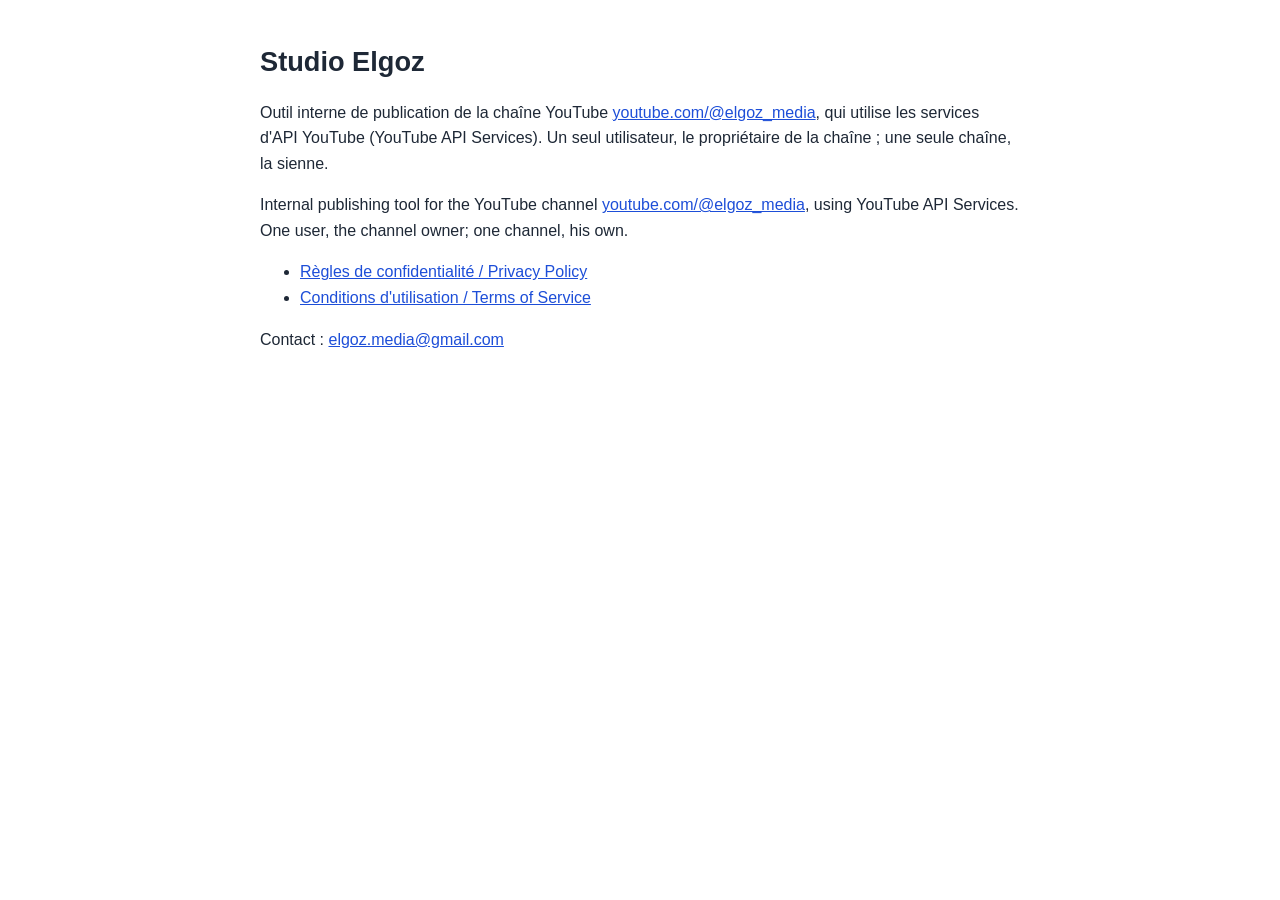
<file: index.html>
<!doctype html>
<html lang="fr"><head><meta charset="utf-8"><meta name="viewport" content="width=device-width,initial-scale=1">
<title>Studio Elgoz</title><link rel="stylesheet" href="style.css"></head>
<body>
<h1>Studio Elgoz</h1>
<p>Outil interne de publication de la chaîne YouTube <a href="https://www.youtube.com/@elgoz_media">youtube.com/@elgoz_media</a>,
qui utilise les services d'API YouTube (YouTube API Services). Un seul utilisateur, le propriétaire de la chaîne ; une seule chaîne, la sienne.</p>
<p>Internal publishing tool for the YouTube channel <a href="https://www.youtube.com/@elgoz_media">youtube.com/@elgoz_media</a>,
using YouTube API Services. One user, the channel owner; one channel, his own.</p>
<ul>
<li><a href="privacy.html">Règles de confidentialité / Privacy Policy</a></li>
<li><a href="terms.html">Conditions d'utilisation / Terms of Service</a></li>
</ul>
<p>Contact : <a href="mailto:elgoz.media@gmail.com">elgoz.media@gmail.com</a></p>
</body></html>
</file>
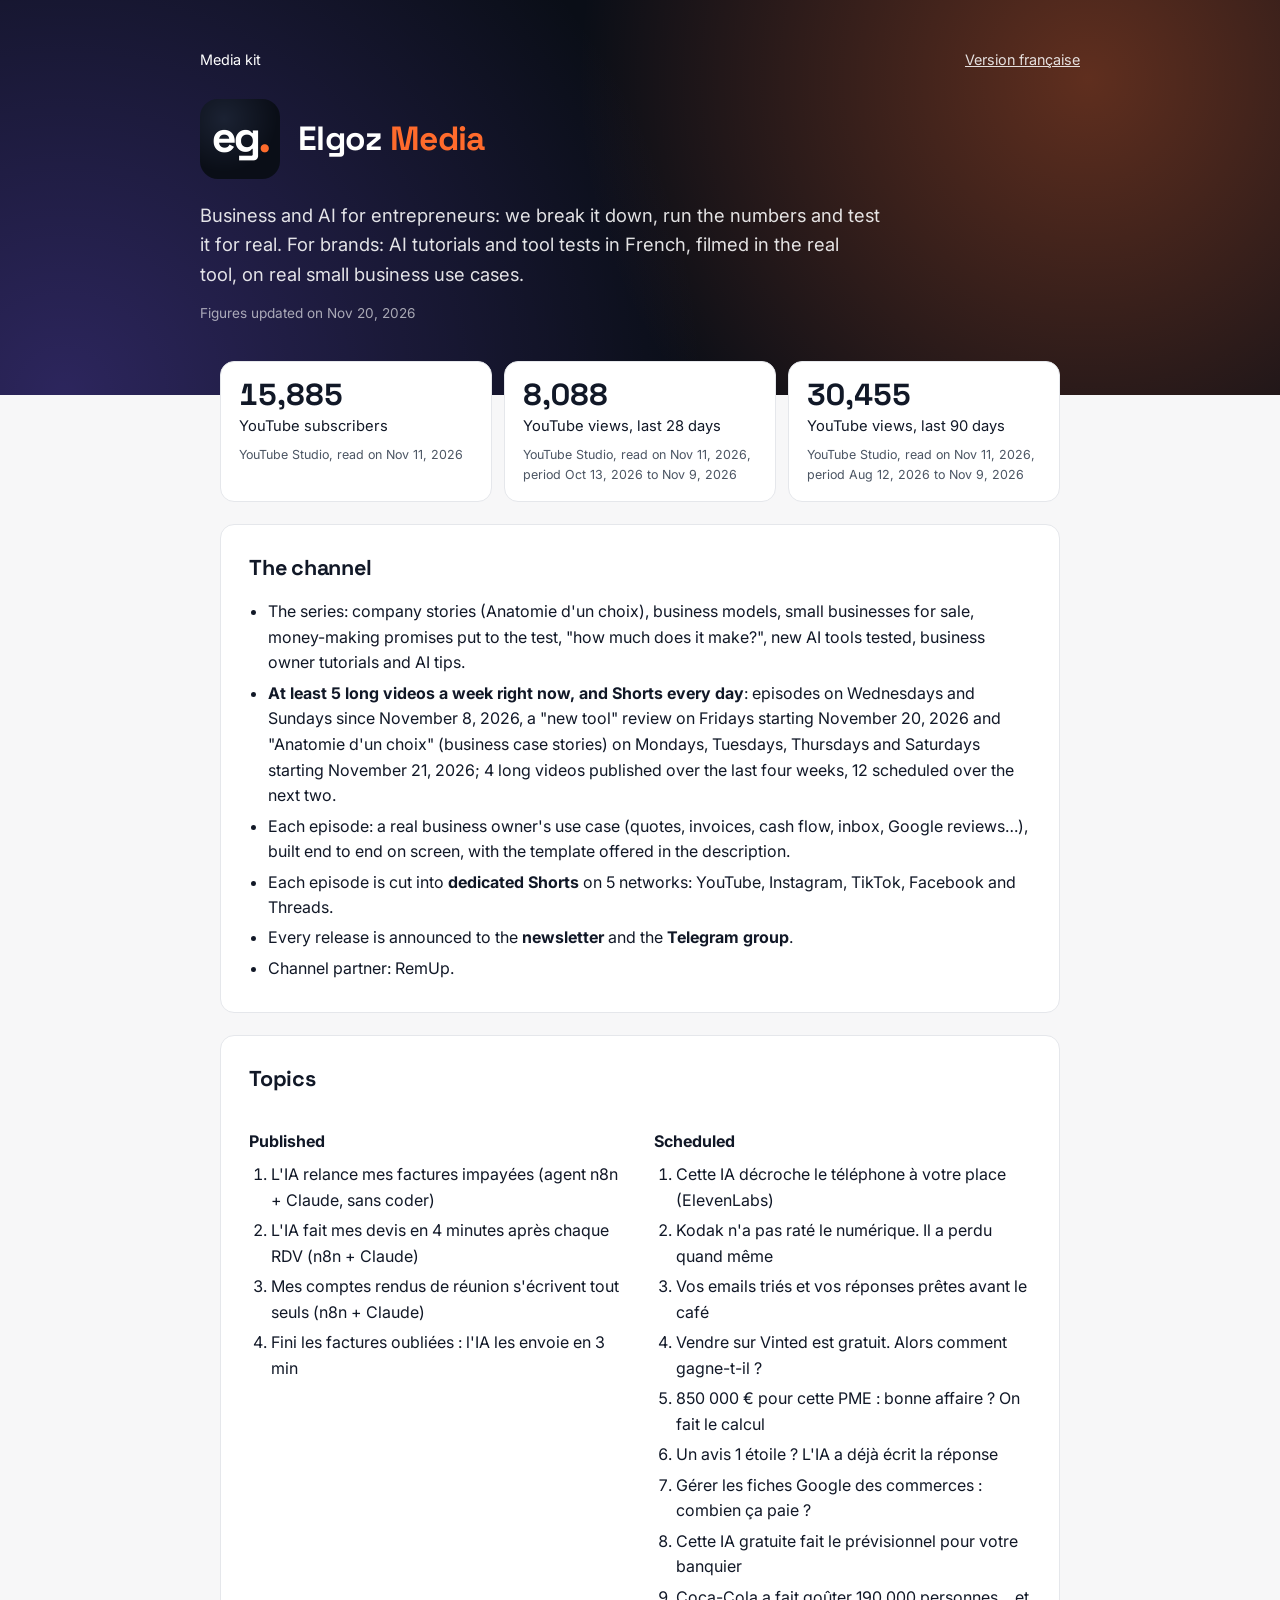
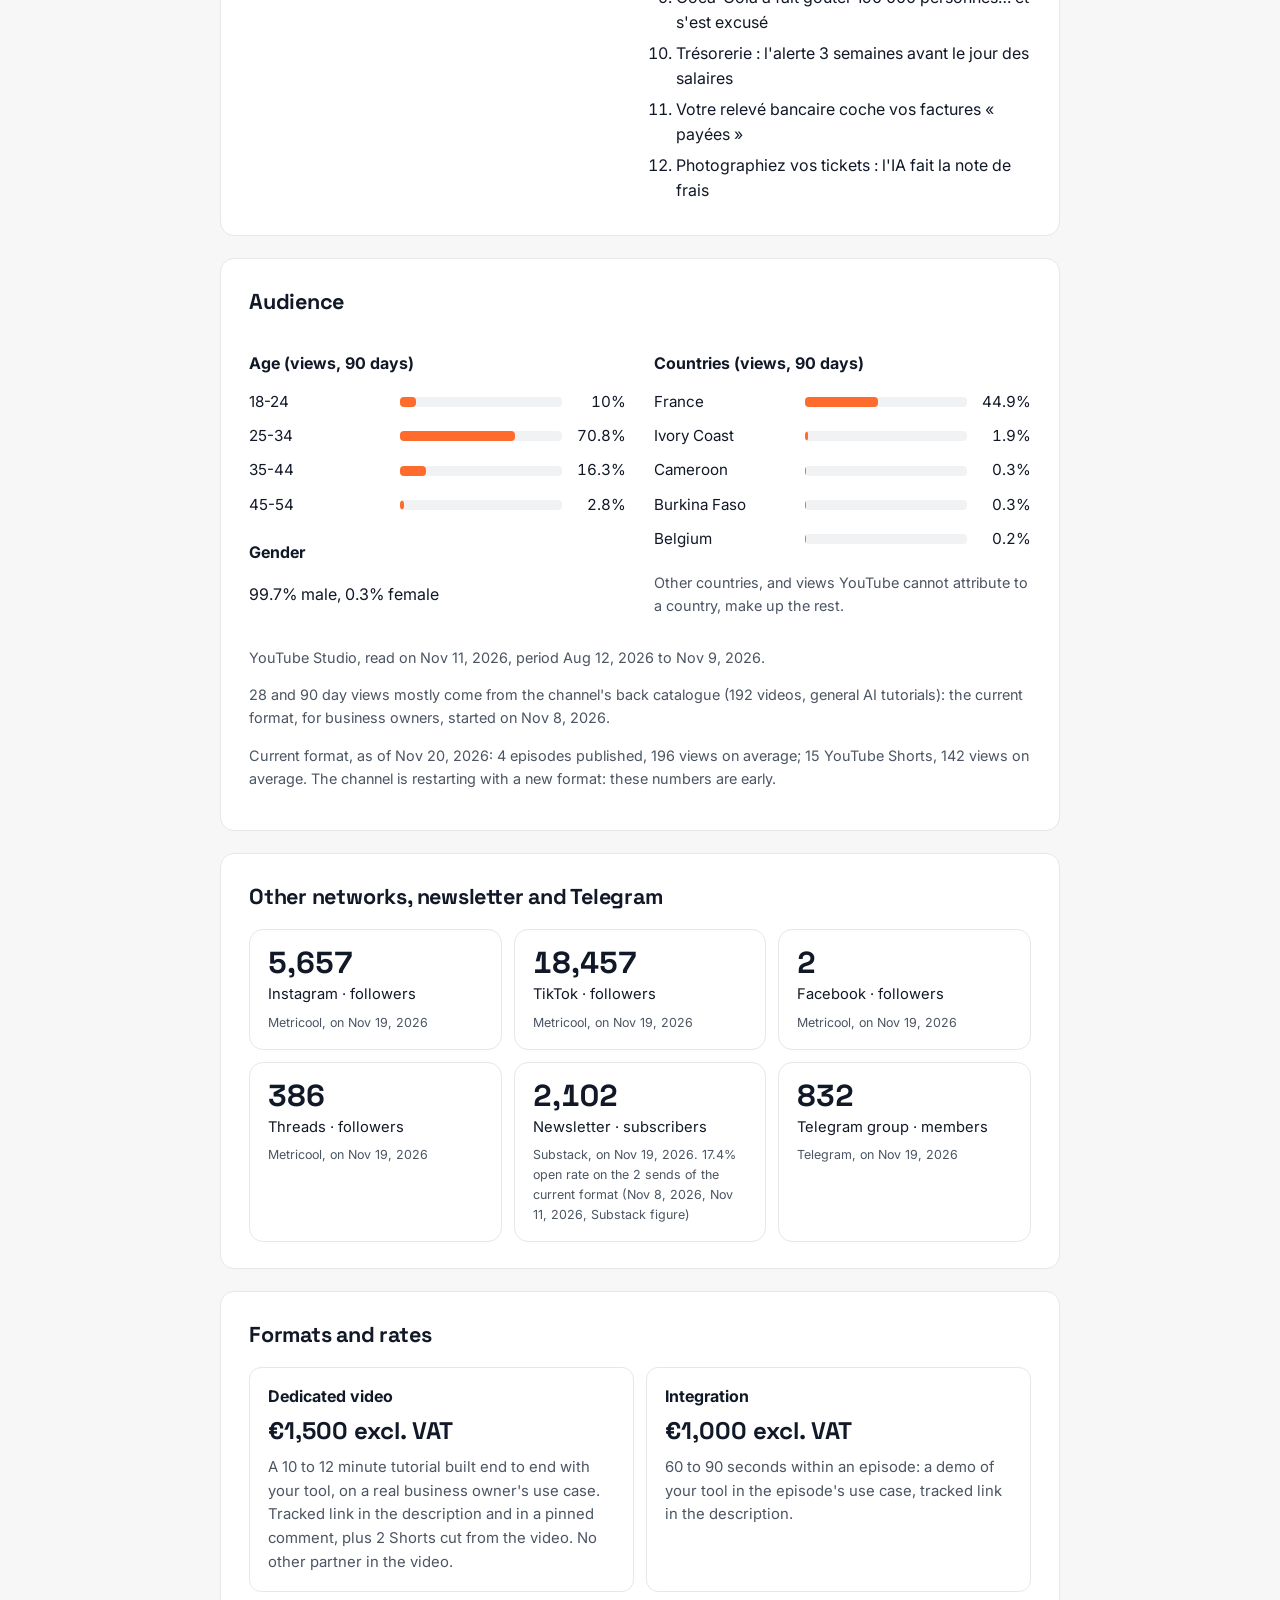
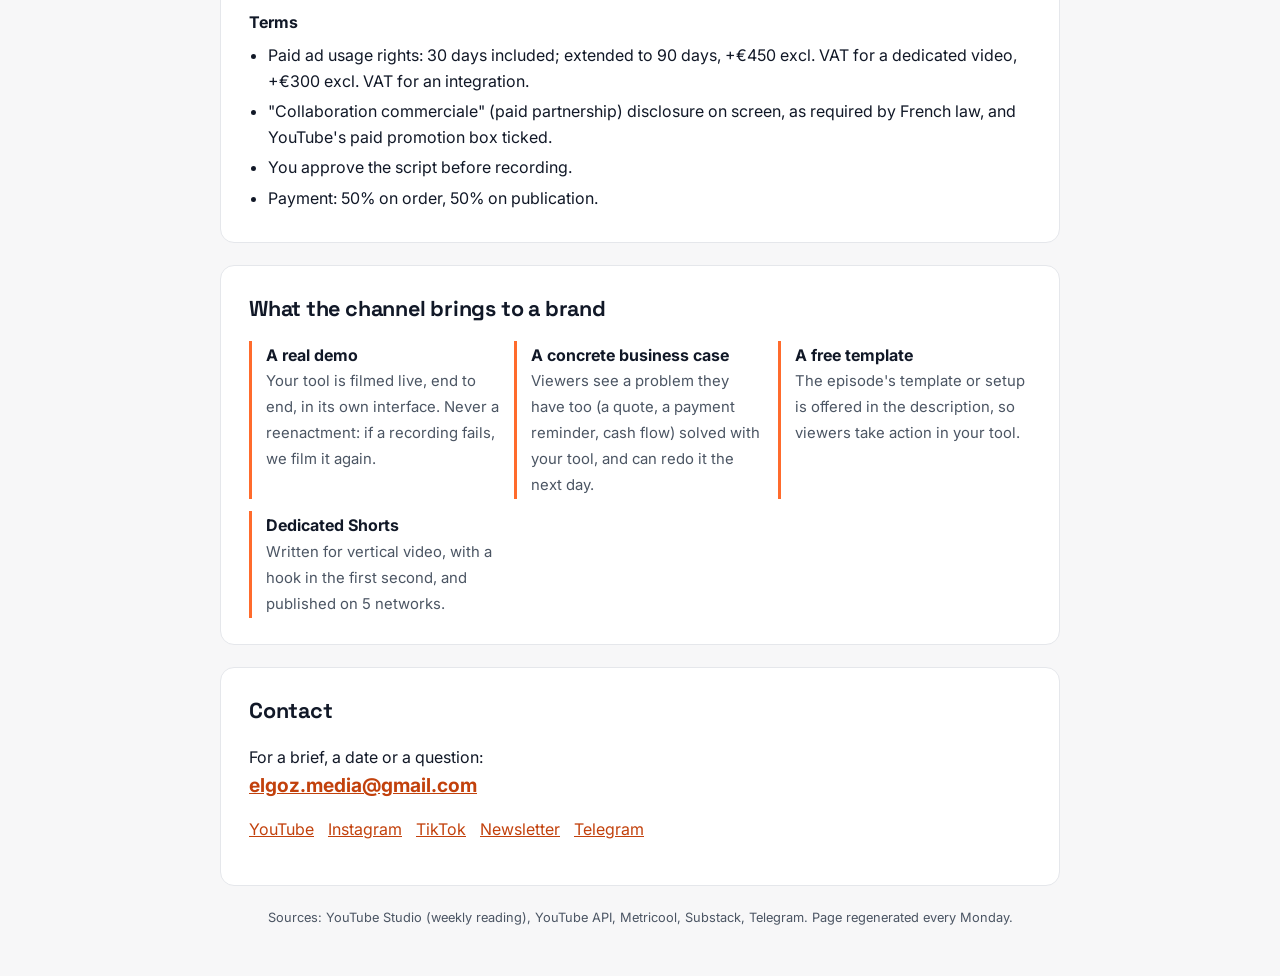
<file: media-kit-en.html>
<!doctype html>
<html lang="en"><head><meta charset="utf-8"><meta name="viewport" content="width=device-width,initial-scale=1">
<title>Media kit · Elgoz Media</title>
<meta name="description" content="Business and AI for entrepreneurs: we break it down, run the numbers and test it for real. For brands: AI tutorials and tool tests in French, filmed in the real tool, on real small business use cases.">
<link rel="icon" href="favicon.png">
<link rel="alternate" hreflang="fr" href="https://elgozmedia.github.io/studio-elgoz/media-kit.html"><link rel="alternate" hreflang="en" href="https://elgozmedia.github.io/studio-elgoz/media-kit-en.html">
<link rel="preconnect" href="https://fonts.googleapis.com"><link rel="preconnect" href="https://fonts.gstatic.com" crossorigin>
<link href="https://fonts.googleapis.com/css2?family=Inter:wght@400;600;700&family=Space+Grotesk:wght@500;700&display=swap" rel="stylesheet">
<style>
:root{--nuit:#0A0E17;--nuit2:#111827;--orange:#FF6B2C;--orange-encre:#C2410C;--violet:#7C5CFF;--encre:#111827;--gris:#4B5563;--ligne:#E5E7EB;--fond:#F7F7F8}
*{box-sizing:border-box}html{-webkit-text-size-adjust:100%}
body{margin:0;font-family:Inter,-apple-system,BlinkMacSystemFont,"Segoe UI",Roboto,Helvetica,Arial,sans-serif;color:var(--encre);background:var(--fond);line-height:1.6}
a{color:var(--orange-encre)}
.tete{background:radial-gradient(circle at 85% 20%,rgba(255,107,44,.35),transparent 45%),radial-gradient(circle at 5% 100%,rgba(124,92,255,.30),transparent 50%),var(--nuit);color:#fff;padding:48px 20px 56px}
.tete .in,.page{max-width:880px;margin:0 auto}
.barre{display:flex;justify-content:space-between;align-items:center;font-size:.9em}
.barre a{color:#fff;opacity:.85}
.marque{display:flex;align-items:center;gap:18px;margin-top:28px}
.marque img{width:80px;height:80px;border-radius:18px}
h1{font-family:"Space Grotesk",Inter,sans-serif;font-size:2.1em;line-height:1.1;margin:0;letter-spacing:-.02em}
h1 span{color:var(--orange)}
.accroche{font-size:1.15em;max-width:680px;margin:22px 0 0;color:rgba(255,255,255,.88)}
.maj{margin-top:14px;font-size:.85em;color:rgba(255,255,255,.62)}
.page{padding:0 20px 48px}
section{background:#fff;border:1px solid var(--ligne);border-radius:14px;padding:26px 28px;margin-top:22px}
h2{font-family:"Space Grotesk",Inter,sans-serif;font-size:1.35em;margin:0 0 14px;letter-spacing:-.01em}
h3{font-size:1em;margin:18px 0 8px}
ul{padding-left:1.2em;margin:0}li{margin:.3em 0}
.tuiles{display:grid;grid-template-columns:repeat(auto-fit,minmax(190px,1fr));gap:12px;margin-top:-34px;position:relative}
.tuile{background:#fff;border:1px solid var(--ligne);border-radius:14px;padding:16px 18px}
.tuile .v{font-family:"Space Grotesk",Inter,sans-serif;font-size:1.9em;font-weight:700;line-height:1.1;font-variant-numeric:tabular-nums}
.tuile .l{font-size:.92em;color:var(--encre);margin-top:4px}
.tuile .s{font-size:.78em;color:var(--gris);margin-top:6px}
.note{font-size:.9em;color:var(--gris)}
.deux{display:grid;grid-template-columns:repeat(auto-fit,minmax(260px,1fr));gap:8px 28px}
table.barres{width:100%;border-collapse:collapse;font-size:.95em}
table.barres td{padding:5px 0;vertical-align:middle}
table.barres td.n{white-space:nowrap;padding-right:12px;width:40%}
table.barres td.p{text-align:right;white-space:nowrap;width:64px;font-variant-numeric:tabular-nums;padding-left:10px}
.jauge{height:10px;background:#F1F2F4;border-radius:4px;overflow:hidden}
.jauge i{display:block;height:100%;background:var(--orange);border-radius:0 4px 4px 0}
.formats{display:grid;grid-template-columns:repeat(auto-fit,minmax(230px,1fr));gap:12px}
.format{border:1px solid var(--ligne);border-radius:12px;padding:16px 18px}
.format .prix{font-family:"Space Grotesk",Inter,sans-serif;font-size:1.5em;font-weight:700;margin:2px 0 6px}
.format p{margin:0;font-size:.93em;color:var(--gris)}
.atouts{display:grid;grid-template-columns:repeat(auto-fit,minmax(230px,1fr));gap:12px}
.atout{border-left:3px solid var(--orange);padding:2px 0 2px 14px}
.atout strong{display:block}.atout span{font-size:.93em;color:var(--gris)}
ol.sujets{margin:0;padding-left:1.4em}
.contact a.mail{font-size:1.2em;font-weight:700}
.liens a{margin-right:14px}
footer{font-size:.8em;color:var(--gris);margin-top:22px;text-align:center}
</style></head>
<body>
<header class="tete"><div class="in">
<div class="barre"><span>Media kit</span><a href="media-kit.html">Version française</a></div>
<div class="marque"><img src="logo-c.png" width="80" height="80" alt="Elgoz"><h1>Elgoz <span>Media</span></h1></div>
<p class="accroche">Business and AI for entrepreneurs: we break it down, run the numbers and test it for real. For brands: AI tutorials and tool tests in French, filmed in the real tool, on real small business use cases.</p>
<p class="maj">Figures updated on Nov 20, 2026</p>
</div></header>
<main class="page">
<div class="tuiles"><div class="tuile"><div class="v">15,885</div><div class="l">YouTube subscribers</div><div class="s">YouTube Studio, read on Nov 11, 2026</div></div><div class="tuile"><div class="v">8,088</div><div class="l">YouTube views, last 28 days</div><div class="s">YouTube Studio, read on Nov 11, 2026, period Oct 13, 2026 to Nov 9, 2026</div></div><div class="tuile"><div class="v">30,455</div><div class="l">YouTube views, last 90 days</div><div class="s">YouTube Studio, read on Nov 11, 2026, period Aug 12, 2026 to Nov 9, 2026</div></div></div>
<section><h2>The channel</h2><ul><li>The series: company stories (Anatomie d'un choix), business models, small businesses for sale, money-making promises put to the test, "how much does it make?", new AI tools tested, business owner tutorials and AI tips.</li><li><strong>At least 5 long videos a week right now, and Shorts every day</strong>: episodes on Wednesdays and Sundays since November 8, 2026, a "new tool" review on Fridays starting November 20, 2026 and "Anatomie d'un choix" (business case stories) on Mondays, Tuesdays, Thursdays and Saturdays starting November 21, 2026; 4 long videos published over the last four weeks, 12 scheduled over the next two.</li><li>Each episode: a real business owner's use case (quotes, invoices, cash flow, inbox, Google reviews…), built end to end on screen, with the template offered in the description.</li><li>Each episode is cut into <strong>dedicated Shorts</strong> on 5 networks: YouTube, Instagram, TikTok, Facebook and Threads.</li><li>Every release is announced to the <strong>newsletter</strong> and the <strong>Telegram group</strong>.</li><li>Channel partner: RemUp.</li></ul></section>
<section><h2>Topics</h2><div class="deux"><div><h3>Published</h3><ol class="sujets"><li>L&#x27;IA relance mes factures impayées (agent n8n + Claude, sans coder)</li><li>L&#x27;IA fait mes devis en 4 minutes après chaque RDV (n8n + Claude)</li><li>Mes comptes rendus de réunion s&#x27;écrivent tout seuls (n8n + Claude)</li><li>Fini les factures oubliées : l&#x27;IA les envoie en 3 min</li></ol></div><div><h3>Scheduled</h3><ol class="sujets"><li>Cette IA décroche le téléphone à votre place (ElevenLabs)</li><li>Kodak n&#x27;a pas raté le numérique. Il a perdu quand même</li><li>Vos emails triés et vos réponses prêtes avant le café</li><li>Vendre sur Vinted est gratuit. Alors comment gagne-t-il ?</li><li>850 000 € pour cette PME : bonne affaire ? On fait le calcul</li><li>Un avis 1 étoile ? L&#x27;IA a déjà écrit la réponse</li><li>Gérer les fiches Google des commerces : combien ça paie ?</li><li>Cette IA gratuite fait le prévisionnel pour votre banquier</li><li>Coca-Cola a fait goûter 190 000 personnes… et s&#x27;est excusé</li><li>Trésorerie : l&#x27;alerte 3 semaines avant le jour des salaires</li><li>Votre relevé bancaire coche vos factures « payées »</li><li>Photographiez vos tickets : l&#x27;IA fait la note de frais</li></ol></div></div></section>
<section><h2>Audience</h2><div class="deux"><div><h3>Age (views, 90 days)</h3><table class="barres"><tr><td class="n">18-24</td><td><div class="jauge"><i style="width:10.0%"></i></div></td><td class="p">10%</td></tr><tr><td class="n">25-34</td><td><div class="jauge"><i style="width:70.8%"></i></div></td><td class="p">70.8%</td></tr><tr><td class="n">35-44</td><td><div class="jauge"><i style="width:16.3%"></i></div></td><td class="p">16.3%</td></tr><tr><td class="n">45-54</td><td><div class="jauge"><i style="width:2.8%"></i></div></td><td class="p">2.8%</td></tr></table><h3>Gender</h3><p>99.7% male, 0.3% female</p></div><div><h3>Countries (views, 90 days)</h3><table class="barres"><tr><td class="n">France</td><td><div class="jauge"><i style="width:44.9%"></i></div></td><td class="p">44.9%</td></tr><tr><td class="n">Ivory Coast</td><td><div class="jauge"><i style="width:1.9%"></i></div></td><td class="p">1.9%</td></tr><tr><td class="n">Cameroon</td><td><div class="jauge"><i style="width:0.3%"></i></div></td><td class="p">0.3%</td></tr><tr><td class="n">Burkina Faso</td><td><div class="jauge"><i style="width:0.3%"></i></div></td><td class="p">0.3%</td></tr><tr><td class="n">Belgium</td><td><div class="jauge"><i style="width:0.2%"></i></div></td><td class="p">0.2%</td></tr></table><p class="note">Other countries, and views YouTube cannot attribute to a country, make up the rest.</p></div></div><p class="note">YouTube Studio, read on Nov 11, 2026, period Aug 12, 2026 to Nov 9, 2026.</p><p class="note">28 and 90 day views mostly come from the channel's back catalogue (192 videos, general AI tutorials): the current format, for business owners, started on Nov 8, 2026.</p><p class="note">Current format, as of Nov 20, 2026: 4 episodes published, 196 views on average; 15 YouTube Shorts, 142 views on average. The channel is restarting with a new format: these numbers are early.</p></section>
<section><h2>Other networks, newsletter and Telegram</h2><div class="tuiles" style="margin-top:0"><div class="tuile"><div class="v">5,657</div><div class="l">Instagram · followers</div><div class="s">Metricool, on Nov 19, 2026</div></div><div class="tuile"><div class="v">18,457</div><div class="l">TikTok · followers</div><div class="s">Metricool, on Nov 19, 2026</div></div><div class="tuile"><div class="v">2</div><div class="l">Facebook · followers</div><div class="s">Metricool, on Nov 19, 2026</div></div><div class="tuile"><div class="v">386</div><div class="l">Threads · followers</div><div class="s">Metricool, on Nov 19, 2026</div></div><div class="tuile"><div class="v">2,102</div><div class="l">Newsletter · subscribers</div><div class="s">Substack, on Nov 19, 2026. 17.4% open rate on the 2 sends of the current format (Nov 8, 2026, Nov 11, 2026, Substack figure)</div></div><div class="tuile"><div class="v">832</div><div class="l">Telegram group · members</div><div class="s">Telegram, on Nov 19, 2026</div></div></div></section>
<section><h2>Formats and rates</h2><div class="formats"><div class="format"><strong>Dedicated video</strong><div class="prix">€1,500 excl. VAT</div><p>A 10 to 12 minute tutorial built end to end with your tool, on a real business owner's use case. Tracked link in the description and in a pinned comment, plus 2 Shorts cut from the video. No other partner in the video.</p></div><div class="format"><strong>Integration</strong><div class="prix">€1,000 excl. VAT</div><p>60 to 90 seconds within an episode: a demo of your tool in the episode's use case, tracked link in the description.</p></div></div><h3>Terms</h3><ul><li>Paid ad usage rights: 30 days included; extended to 90 days, +€450 excl. VAT for a dedicated video, +€300 excl. VAT for an integration.</li><li>&quot;Collaboration commerciale&quot; (paid partnership) disclosure on screen, as required by French law, and YouTube&#x27;s paid promotion box ticked.</li><li>You approve the script before recording.</li><li>Payment: 50% on order, 50% on publication.</li></ul></section>
<section><h2>What the channel brings to a brand</h2><div class="atouts"><div class="atout"><strong>A real demo</strong><span>Your tool is filmed live, end to end, in its own interface. Never a reenactment: if a recording fails, we film it again.</span></div><div class="atout"><strong>A concrete business case</strong><span>Viewers see a problem they have too (a quote, a payment reminder, cash flow) solved with your tool, and can redo it the next day.</span></div><div class="atout"><strong>A free template</strong><span>The episode&#x27;s template or setup is offered in the description, so viewers take action in your tool.</span></div><div class="atout"><strong>Dedicated Shorts</strong><span>Written for vertical video, with a hook in the first second, and published on 5 networks.</span></div></div></section>
<section class="contact"><h2>Contact</h2><p>For a brief, a date or a question:<br><a class="mail" href="mailto:elgoz.media@gmail.com">elgoz.media@gmail.com</a></p><p class="liens"><a href="https://www.youtube.com/@elgoz_media">YouTube</a><a href="https://www.instagram.com/elgoz.media">Instagram</a><a href="https://www.tiktok.com/@elgoz.media">TikTok</a><a href="https://elgozmedia.substack.com">Newsletter</a><a href="https://t.me/+rVfhY8FMilk3ZTQ0">Telegram</a></p></section>
<footer>Sources: YouTube Studio (weekly reading), YouTube API, Metricool, Substack, Telegram. Page regenerated every Monday.</footer>
</main>
</body></html>
</file>
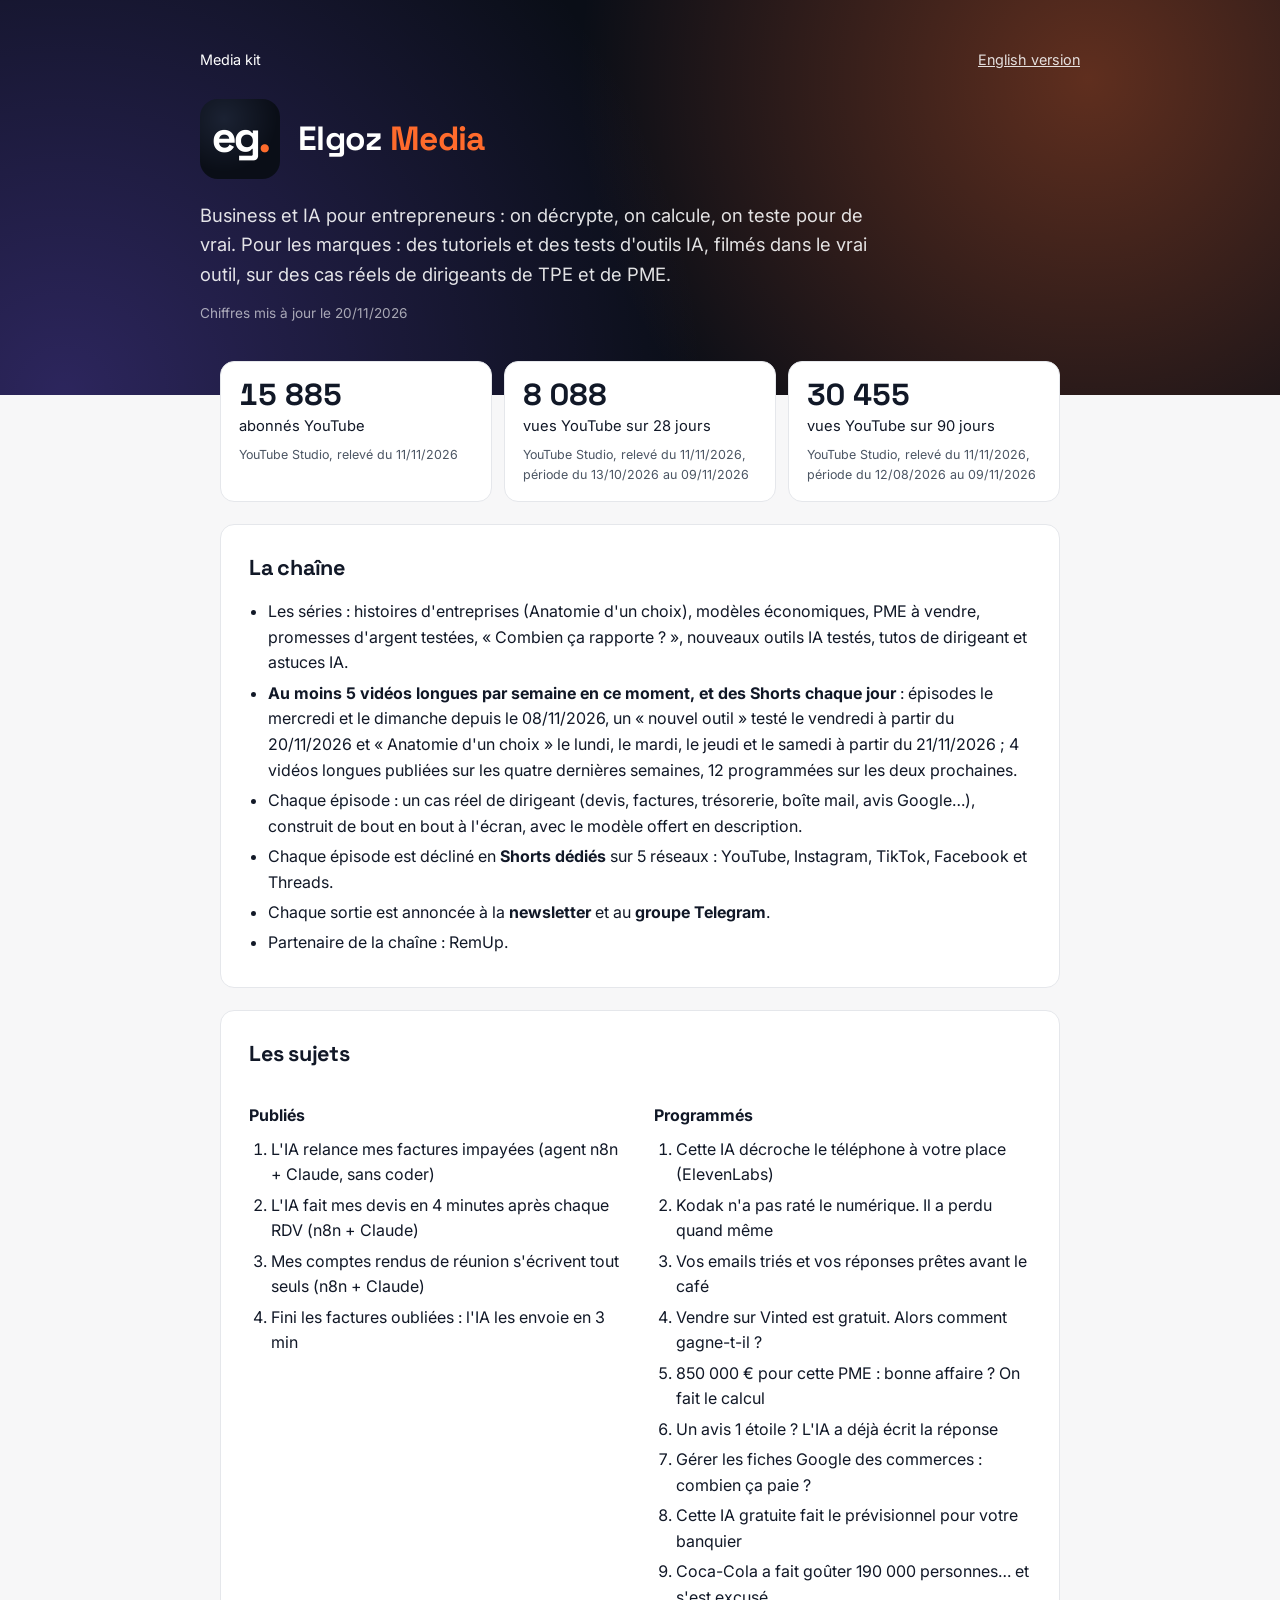
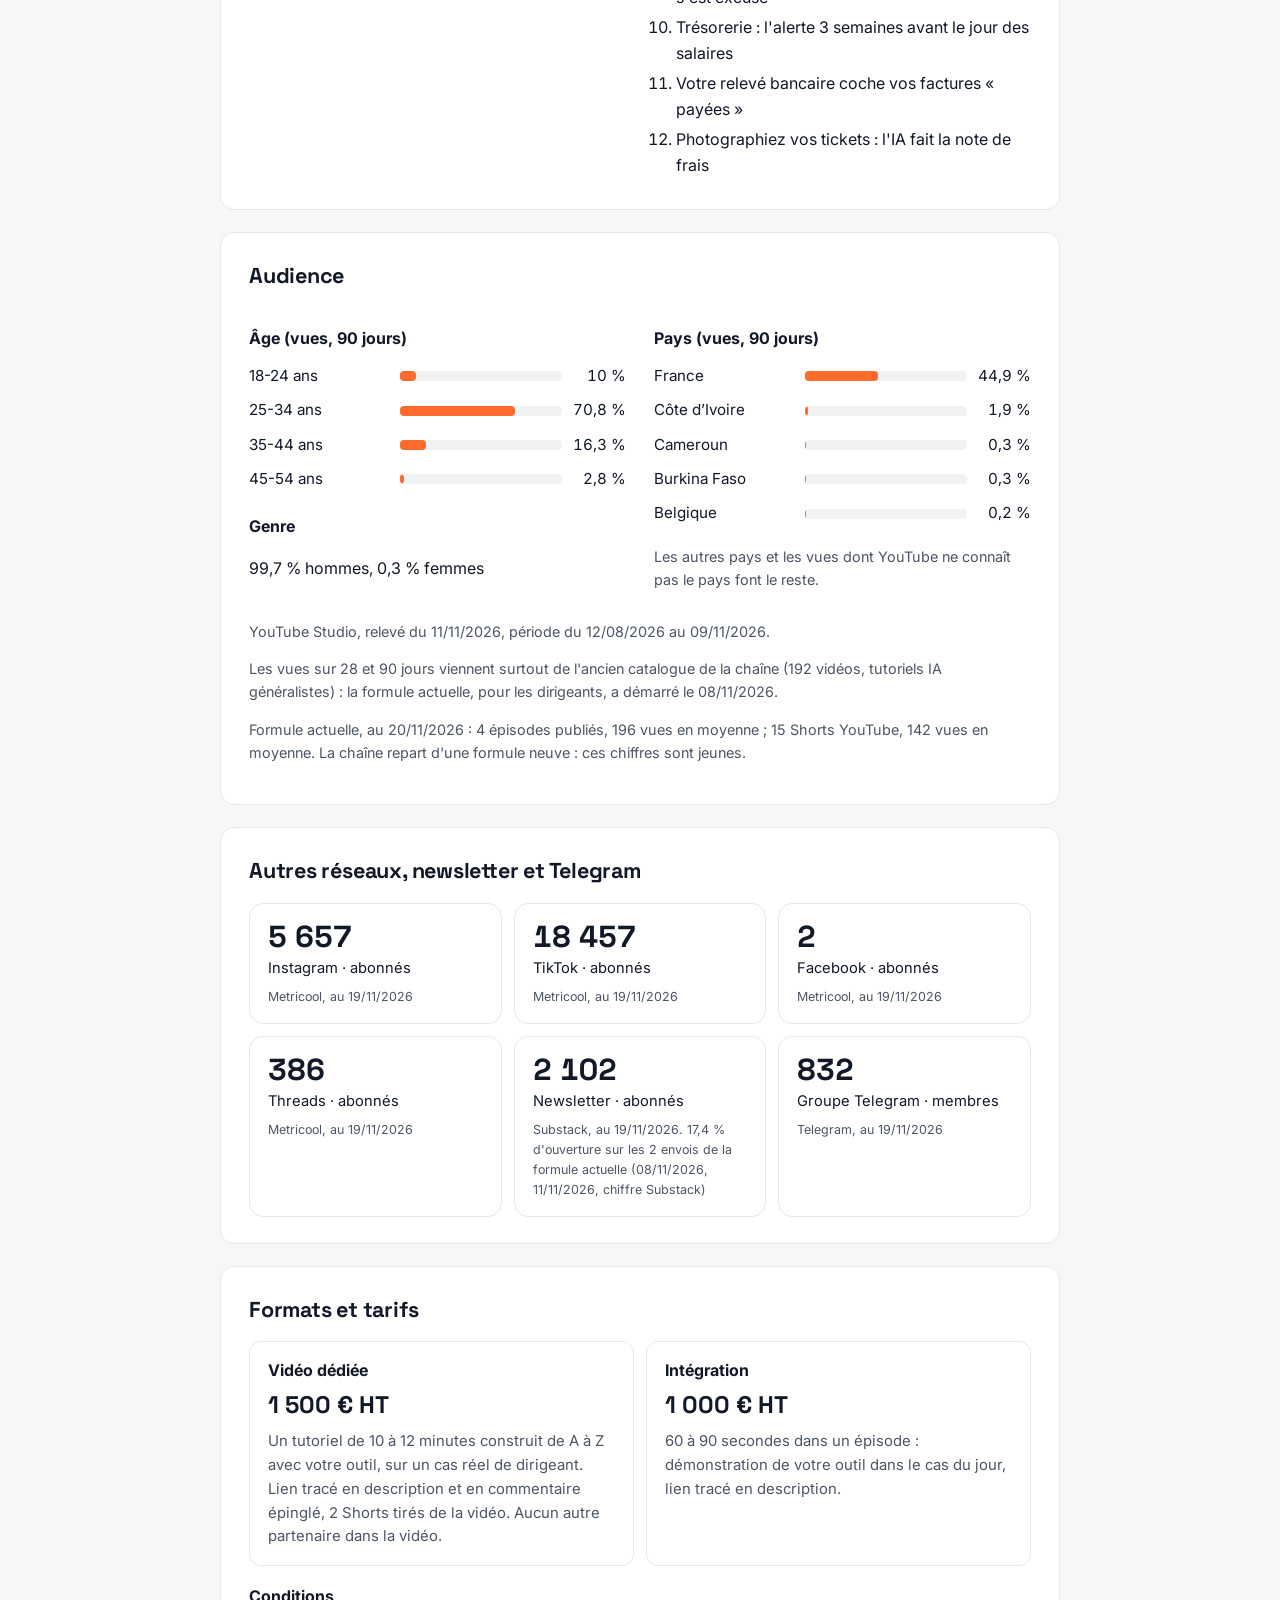
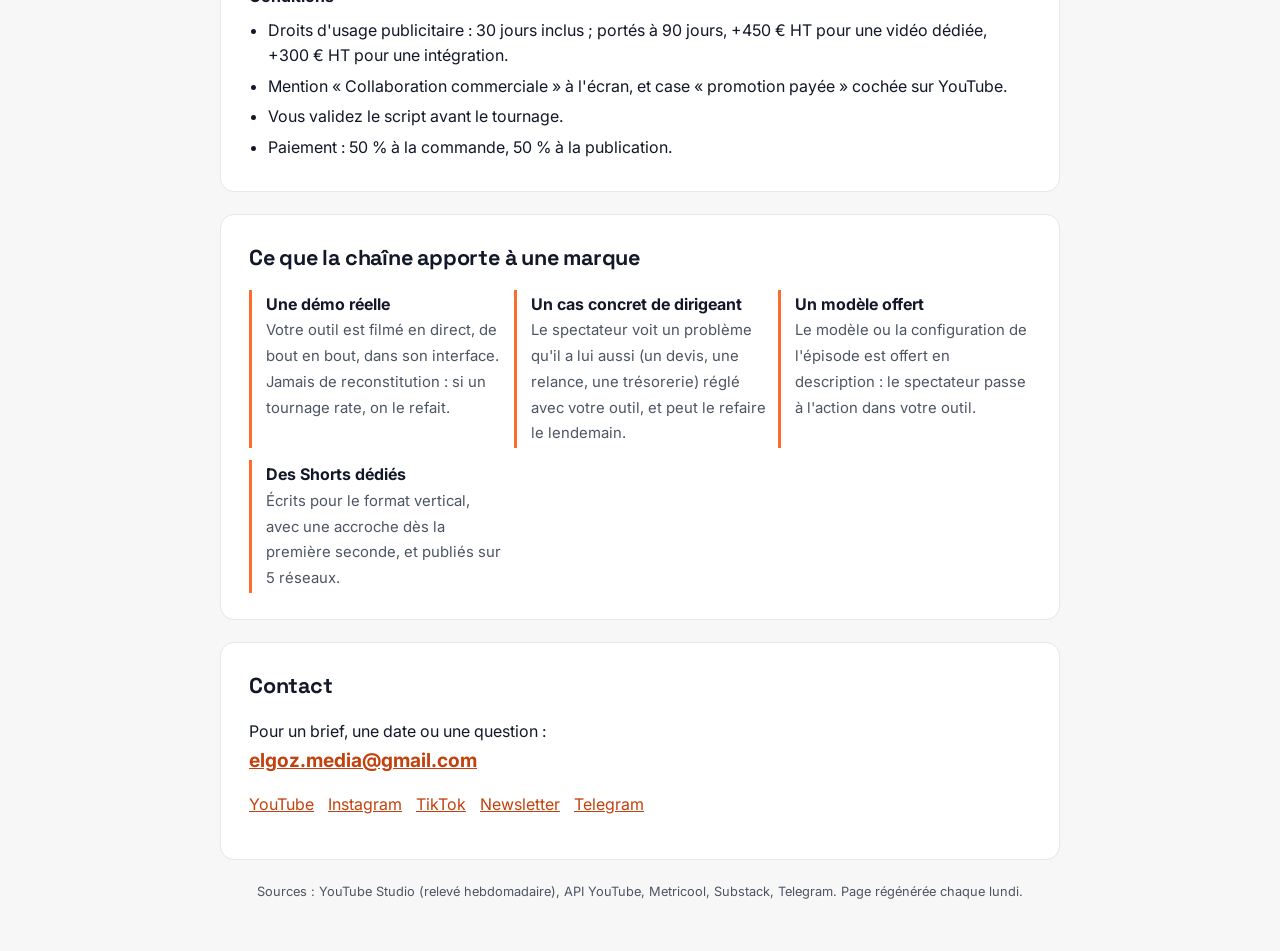
<file: media-kit.html>
<!doctype html>
<html lang="fr"><head><meta charset="utf-8"><meta name="viewport" content="width=device-width,initial-scale=1">
<title>Media kit · Elgoz Media</title>
<meta name="description" content="Business et IA pour entrepreneurs : on décrypte, on calcule, on teste pour de vrai. Pour les marques : des tutoriels et des tests d&#x27;outils IA, filmés dans le vrai outil, sur des cas réels de dirigeants de TPE et de PME.">
<link rel="icon" href="favicon.png">
<link rel="alternate" hreflang="fr" href="https://elgozmedia.github.io/studio-elgoz/media-kit.html"><link rel="alternate" hreflang="en" href="https://elgozmedia.github.io/studio-elgoz/media-kit-en.html">
<link rel="preconnect" href="https://fonts.googleapis.com"><link rel="preconnect" href="https://fonts.gstatic.com" crossorigin>
<link href="https://fonts.googleapis.com/css2?family=Inter:wght@400;600;700&family=Space+Grotesk:wght@500;700&display=swap" rel="stylesheet">
<style>
:root{--nuit:#0A0E17;--nuit2:#111827;--orange:#FF6B2C;--orange-encre:#C2410C;--violet:#7C5CFF;--encre:#111827;--gris:#4B5563;--ligne:#E5E7EB;--fond:#F7F7F8}
*{box-sizing:border-box}html{-webkit-text-size-adjust:100%}
body{margin:0;font-family:Inter,-apple-system,BlinkMacSystemFont,"Segoe UI",Roboto,Helvetica,Arial,sans-serif;color:var(--encre);background:var(--fond);line-height:1.6}
a{color:var(--orange-encre)}
.tete{background:radial-gradient(circle at 85% 20%,rgba(255,107,44,.35),transparent 45%),radial-gradient(circle at 5% 100%,rgba(124,92,255,.30),transparent 50%),var(--nuit);color:#fff;padding:48px 20px 56px}
.tete .in,.page{max-width:880px;margin:0 auto}
.barre{display:flex;justify-content:space-between;align-items:center;font-size:.9em}
.barre a{color:#fff;opacity:.85}
.marque{display:flex;align-items:center;gap:18px;margin-top:28px}
.marque img{width:80px;height:80px;border-radius:18px}
h1{font-family:"Space Grotesk",Inter,sans-serif;font-size:2.1em;line-height:1.1;margin:0;letter-spacing:-.02em}
h1 span{color:var(--orange)}
.accroche{font-size:1.15em;max-width:680px;margin:22px 0 0;color:rgba(255,255,255,.88)}
.maj{margin-top:14px;font-size:.85em;color:rgba(255,255,255,.62)}
.page{padding:0 20px 48px}
section{background:#fff;border:1px solid var(--ligne);border-radius:14px;padding:26px 28px;margin-top:22px}
h2{font-family:"Space Grotesk",Inter,sans-serif;font-size:1.35em;margin:0 0 14px;letter-spacing:-.01em}
h3{font-size:1em;margin:18px 0 8px}
ul{padding-left:1.2em;margin:0}li{margin:.3em 0}
.tuiles{display:grid;grid-template-columns:repeat(auto-fit,minmax(190px,1fr));gap:12px;margin-top:-34px;position:relative}
.tuile{background:#fff;border:1px solid var(--ligne);border-radius:14px;padding:16px 18px}
.tuile .v{font-family:"Space Grotesk",Inter,sans-serif;font-size:1.9em;font-weight:700;line-height:1.1;font-variant-numeric:tabular-nums}
.tuile .l{font-size:.92em;color:var(--encre);margin-top:4px}
.tuile .s{font-size:.78em;color:var(--gris);margin-top:6px}
.note{font-size:.9em;color:var(--gris)}
.deux{display:grid;grid-template-columns:repeat(auto-fit,minmax(260px,1fr));gap:8px 28px}
table.barres{width:100%;border-collapse:collapse;font-size:.95em}
table.barres td{padding:5px 0;vertical-align:middle}
table.barres td.n{white-space:nowrap;padding-right:12px;width:40%}
table.barres td.p{text-align:right;white-space:nowrap;width:64px;font-variant-numeric:tabular-nums;padding-left:10px}
.jauge{height:10px;background:#F1F2F4;border-radius:4px;overflow:hidden}
.jauge i{display:block;height:100%;background:var(--orange);border-radius:0 4px 4px 0}
.formats{display:grid;grid-template-columns:repeat(auto-fit,minmax(230px,1fr));gap:12px}
.format{border:1px solid var(--ligne);border-radius:12px;padding:16px 18px}
.format .prix{font-family:"Space Grotesk",Inter,sans-serif;font-size:1.5em;font-weight:700;margin:2px 0 6px}
.format p{margin:0;font-size:.93em;color:var(--gris)}
.atouts{display:grid;grid-template-columns:repeat(auto-fit,minmax(230px,1fr));gap:12px}
.atout{border-left:3px solid var(--orange);padding:2px 0 2px 14px}
.atout strong{display:block}.atout span{font-size:.93em;color:var(--gris)}
ol.sujets{margin:0;padding-left:1.4em}
.contact a.mail{font-size:1.2em;font-weight:700}
.liens a{margin-right:14px}
footer{font-size:.8em;color:var(--gris);margin-top:22px;text-align:center}
</style></head>
<body>
<header class="tete"><div class="in">
<div class="barre"><span>Media kit</span><a href="media-kit-en.html">English version</a></div>
<div class="marque"><img src="logo-c.png" width="80" height="80" alt="Elgoz"><h1>Elgoz <span>Media</span></h1></div>
<p class="accroche">Business et IA pour entrepreneurs : on décrypte, on calcule, on teste pour de vrai. Pour les marques : des tutoriels et des tests d&#x27;outils IA, filmés dans le vrai outil, sur des cas réels de dirigeants de TPE et de PME.</p>
<p class="maj">Chiffres mis à jour le 20/11/2026</p>
</div></header>
<main class="page">
<div class="tuiles"><div class="tuile"><div class="v">15 885</div><div class="l">abonnés YouTube</div><div class="s">YouTube Studio, relevé du 11/11/2026</div></div><div class="tuile"><div class="v">8 088</div><div class="l">vues YouTube sur 28 jours</div><div class="s">YouTube Studio, relevé du 11/11/2026, période du 13/10/2026 au 09/11/2026</div></div><div class="tuile"><div class="v">30 455</div><div class="l">vues YouTube sur 90 jours</div><div class="s">YouTube Studio, relevé du 11/11/2026, période du 12/08/2026 au 09/11/2026</div></div></div>
<section><h2>La chaîne</h2><ul><li>Les séries : histoires d'entreprises (Anatomie d'un choix), modèles économiques, PME à vendre, promesses d'argent testées, « Combien ça rapporte ? », nouveaux outils IA testés, tutos de dirigeant et astuces IA.</li><li><strong>Au moins 5 vidéos longues par semaine en ce moment, et des Shorts chaque jour</strong> : épisodes le mercredi et le dimanche depuis le 08/11/2026, un « nouvel outil » testé le vendredi à partir du 20/11/2026 et « Anatomie d'un choix » le lundi, le mardi, le jeudi et le samedi à partir du 21/11/2026 ; 4 vidéos longues publiées sur les quatre dernières semaines, 12 programmées sur les deux prochaines.</li><li>Chaque épisode : un cas réel de dirigeant (devis, factures, trésorerie, boîte mail, avis Google…), construit de bout en bout à l'écran, avec le modèle offert en description.</li><li>Chaque épisode est décliné en <strong>Shorts dédiés</strong> sur 5 réseaux : YouTube, Instagram, TikTok, Facebook et Threads.</li><li>Chaque sortie est annoncée à la <strong>newsletter</strong> et au <strong>groupe Telegram</strong>.</li><li>Partenaire de la chaîne : RemUp.</li></ul></section>
<section><h2>Les sujets</h2><div class="deux"><div><h3>Publiés</h3><ol class="sujets"><li>L&#x27;IA relance mes factures impayées (agent n8n + Claude, sans coder)</li><li>L&#x27;IA fait mes devis en 4 minutes après chaque RDV (n8n + Claude)</li><li>Mes comptes rendus de réunion s&#x27;écrivent tout seuls (n8n + Claude)</li><li>Fini les factures oubliées : l&#x27;IA les envoie en 3 min</li></ol></div><div><h3>Programmés</h3><ol class="sujets"><li>Cette IA décroche le téléphone à votre place (ElevenLabs)</li><li>Kodak n&#x27;a pas raté le numérique. Il a perdu quand même</li><li>Vos emails triés et vos réponses prêtes avant le café</li><li>Vendre sur Vinted est gratuit. Alors comment gagne-t-il ?</li><li>850 000 € pour cette PME : bonne affaire ? On fait le calcul</li><li>Un avis 1 étoile ? L&#x27;IA a déjà écrit la réponse</li><li>Gérer les fiches Google des commerces : combien ça paie ?</li><li>Cette IA gratuite fait le prévisionnel pour votre banquier</li><li>Coca-Cola a fait goûter 190 000 personnes… et s&#x27;est excusé</li><li>Trésorerie : l&#x27;alerte 3 semaines avant le jour des salaires</li><li>Votre relevé bancaire coche vos factures « payées »</li><li>Photographiez vos tickets : l&#x27;IA fait la note de frais</li></ol></div></div></section>
<section><h2>Audience</h2><div class="deux"><div><h3>Âge (vues, 90 jours)</h3><table class="barres"><tr><td class="n">18-24 ans</td><td><div class="jauge"><i style="width:10.0%"></i></div></td><td class="p">10 %</td></tr><tr><td class="n">25-34 ans</td><td><div class="jauge"><i style="width:70.8%"></i></div></td><td class="p">70,8 %</td></tr><tr><td class="n">35-44 ans</td><td><div class="jauge"><i style="width:16.3%"></i></div></td><td class="p">16,3 %</td></tr><tr><td class="n">45-54 ans</td><td><div class="jauge"><i style="width:2.8%"></i></div></td><td class="p">2,8 %</td></tr></table><h3>Genre</h3><p>99,7 % hommes, 0,3 % femmes</p></div><div><h3>Pays (vues, 90 jours)</h3><table class="barres"><tr><td class="n">France</td><td><div class="jauge"><i style="width:44.9%"></i></div></td><td class="p">44,9 %</td></tr><tr><td class="n">Côte d’Ivoire</td><td><div class="jauge"><i style="width:1.9%"></i></div></td><td class="p">1,9 %</td></tr><tr><td class="n">Cameroun</td><td><div class="jauge"><i style="width:0.3%"></i></div></td><td class="p">0,3 %</td></tr><tr><td class="n">Burkina Faso</td><td><div class="jauge"><i style="width:0.3%"></i></div></td><td class="p">0,3 %</td></tr><tr><td class="n">Belgique</td><td><div class="jauge"><i style="width:0.2%"></i></div></td><td class="p">0,2 %</td></tr></table><p class="note">Les autres pays et les vues dont YouTube ne connaît pas le pays font le reste.</p></div></div><p class="note">YouTube Studio, relevé du 11/11/2026, période du 12/08/2026 au 09/11/2026.</p><p class="note">Les vues sur 28 et 90 jours viennent surtout de l'ancien catalogue de la chaîne (192 vidéos, tutoriels IA généralistes) : la formule actuelle, pour les dirigeants, a démarré le 08/11/2026.</p><p class="note">Formule actuelle, au 20/11/2026 : 4 épisodes publiés, 196 vues en moyenne ; 15 Shorts YouTube, 142 vues en moyenne. La chaîne repart d'une formule neuve : ces chiffres sont jeunes.</p></section>
<section><h2>Autres réseaux, newsletter et Telegram</h2><div class="tuiles" style="margin-top:0"><div class="tuile"><div class="v">5 657</div><div class="l">Instagram · abonnés</div><div class="s">Metricool, au 19/11/2026</div></div><div class="tuile"><div class="v">18 457</div><div class="l">TikTok · abonnés</div><div class="s">Metricool, au 19/11/2026</div></div><div class="tuile"><div class="v">2</div><div class="l">Facebook · abonnés</div><div class="s">Metricool, au 19/11/2026</div></div><div class="tuile"><div class="v">386</div><div class="l">Threads · abonnés</div><div class="s">Metricool, au 19/11/2026</div></div><div class="tuile"><div class="v">2 102</div><div class="l">Newsletter · abonnés</div><div class="s">Substack, au 19/11/2026. 17,4 % d'ouverture sur les 2 envois de la formule actuelle (08/11/2026, 11/11/2026, chiffre Substack)</div></div><div class="tuile"><div class="v">832</div><div class="l">Groupe Telegram · membres</div><div class="s">Telegram, au 19/11/2026</div></div></div></section>
<section><h2>Formats et tarifs</h2><div class="formats"><div class="format"><strong>Vidéo dédiée</strong><div class="prix">1 500 € HT</div><p>Un tutoriel de 10 à 12 minutes construit de A à Z avec votre outil, sur un cas réel de dirigeant. Lien tracé en description et en commentaire épinglé, 2 Shorts tirés de la vidéo. Aucun autre partenaire dans la vidéo.</p></div><div class="format"><strong>Intégration</strong><div class="prix">1 000 € HT</div><p>60 à 90 secondes dans un épisode : démonstration de votre outil dans le cas du jour, lien tracé en description.</p></div></div><h3>Conditions</h3><ul><li>Droits d&#x27;usage publicitaire : 30 jours inclus ; portés à 90 jours, +450 € HT pour une vidéo dédiée, +300 € HT pour une intégration.</li><li>Mention « Collaboration commerciale » à l&#x27;écran, et case « promotion payée » cochée sur YouTube.</li><li>Vous validez le script avant le tournage.</li><li>Paiement : 50 % à la commande, 50 % à la publication.</li></ul></section>
<section><h2>Ce que la chaîne apporte à une marque</h2><div class="atouts"><div class="atout"><strong>Une démo réelle</strong><span>Votre outil est filmé en direct, de bout en bout, dans son interface. Jamais de reconstitution : si un tournage rate, on le refait.</span></div><div class="atout"><strong>Un cas concret de dirigeant</strong><span>Le spectateur voit un problème qu&#x27;il a lui aussi (un devis, une relance, une trésorerie) réglé avec votre outil, et peut le refaire le lendemain.</span></div><div class="atout"><strong>Un modèle offert</strong><span>Le modèle ou la configuration de l&#x27;épisode est offert en description : le spectateur passe à l&#x27;action dans votre outil.</span></div><div class="atout"><strong>Des Shorts dédiés</strong><span>Écrits pour le format vertical, avec une accroche dès la première seconde, et publiés sur 5 réseaux.</span></div></div></section>
<section class="contact"><h2>Contact</h2><p>Pour un brief, une date ou une question :<br><a class="mail" href="mailto:elgoz.media@gmail.com">elgoz.media@gmail.com</a></p><p class="liens"><a href="https://www.youtube.com/@elgoz_media">YouTube</a><a href="https://www.instagram.com/elgoz.media">Instagram</a><a href="https://www.tiktok.com/@elgoz.media">TikTok</a><a href="https://elgozmedia.substack.com">Newsletter</a><a href="https://t.me/+rVfhY8FMilk3ZTQ0">Telegram</a></p></section>
<footer>Sources : YouTube Studio (relevé hebdomadaire), API YouTube, Metricool, Substack, Telegram. Page régénérée chaque lundi.</footer>
</main>
</body></html>
</file>
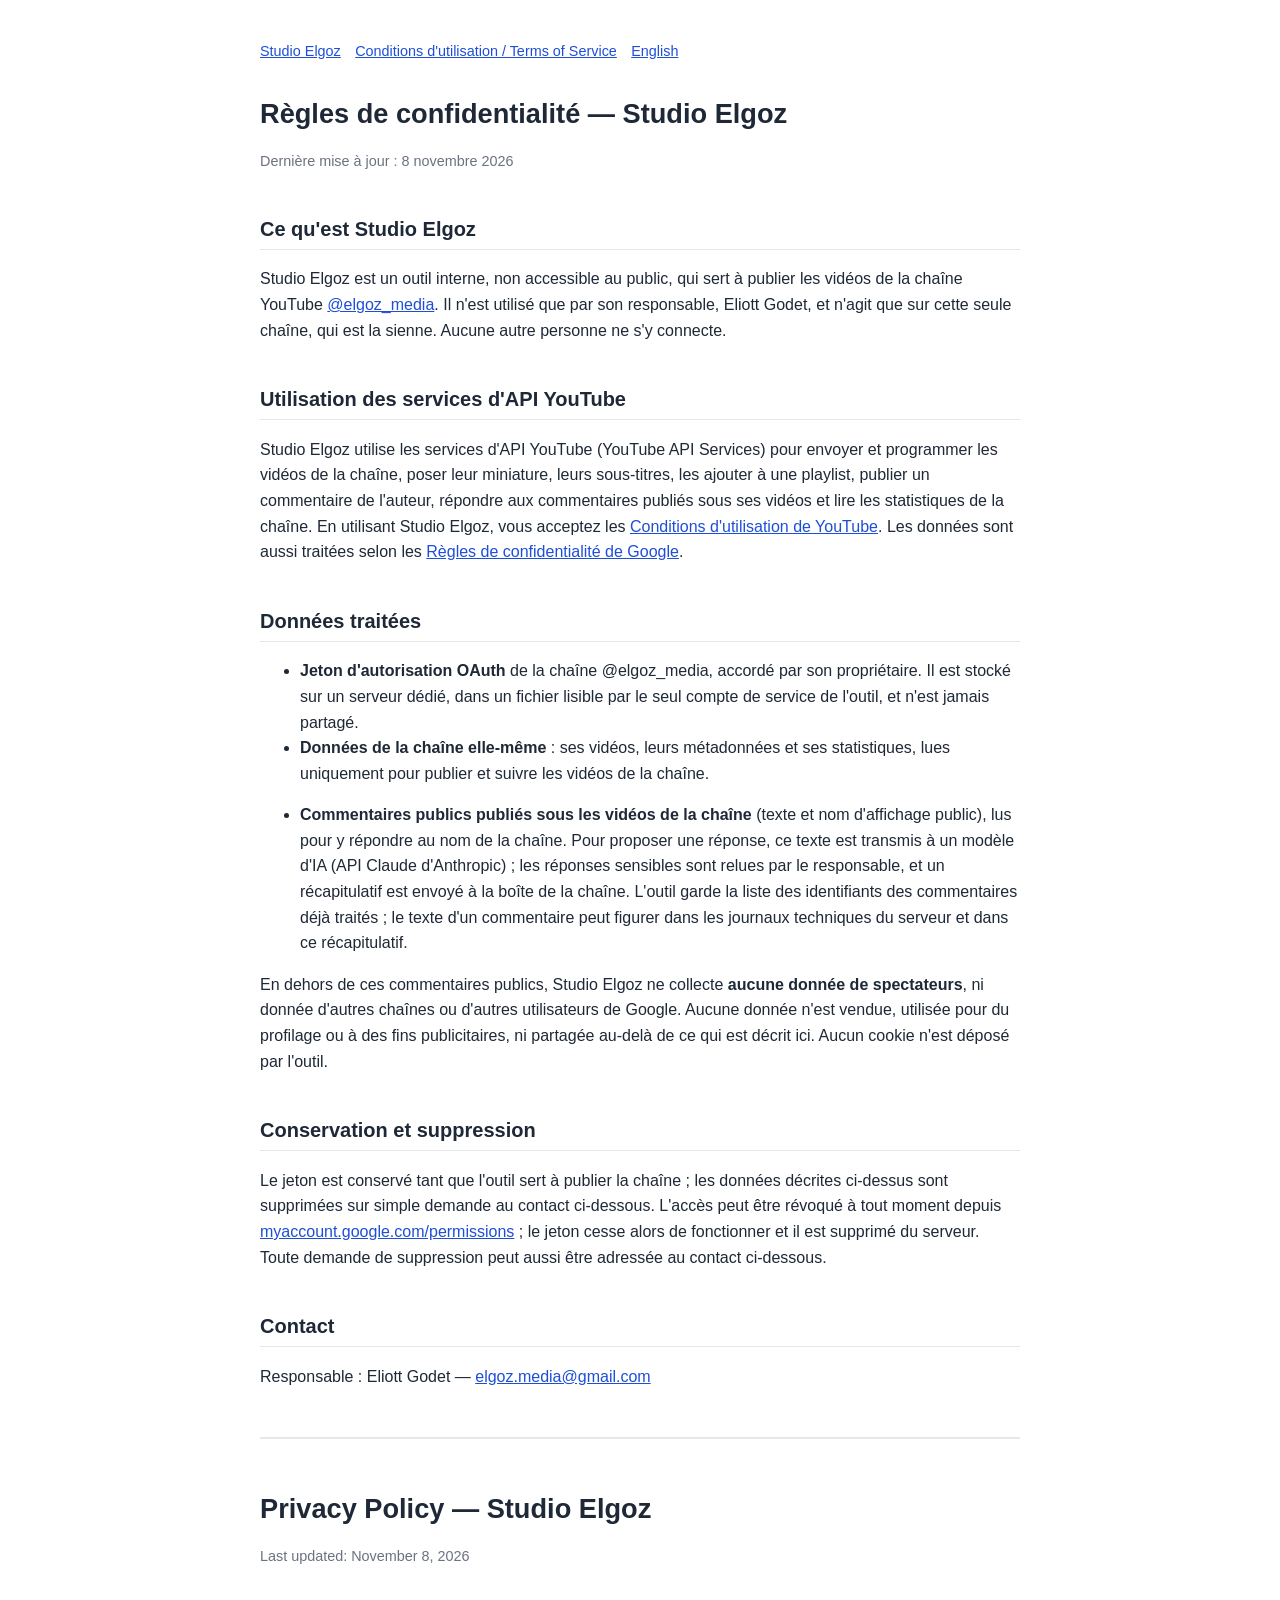
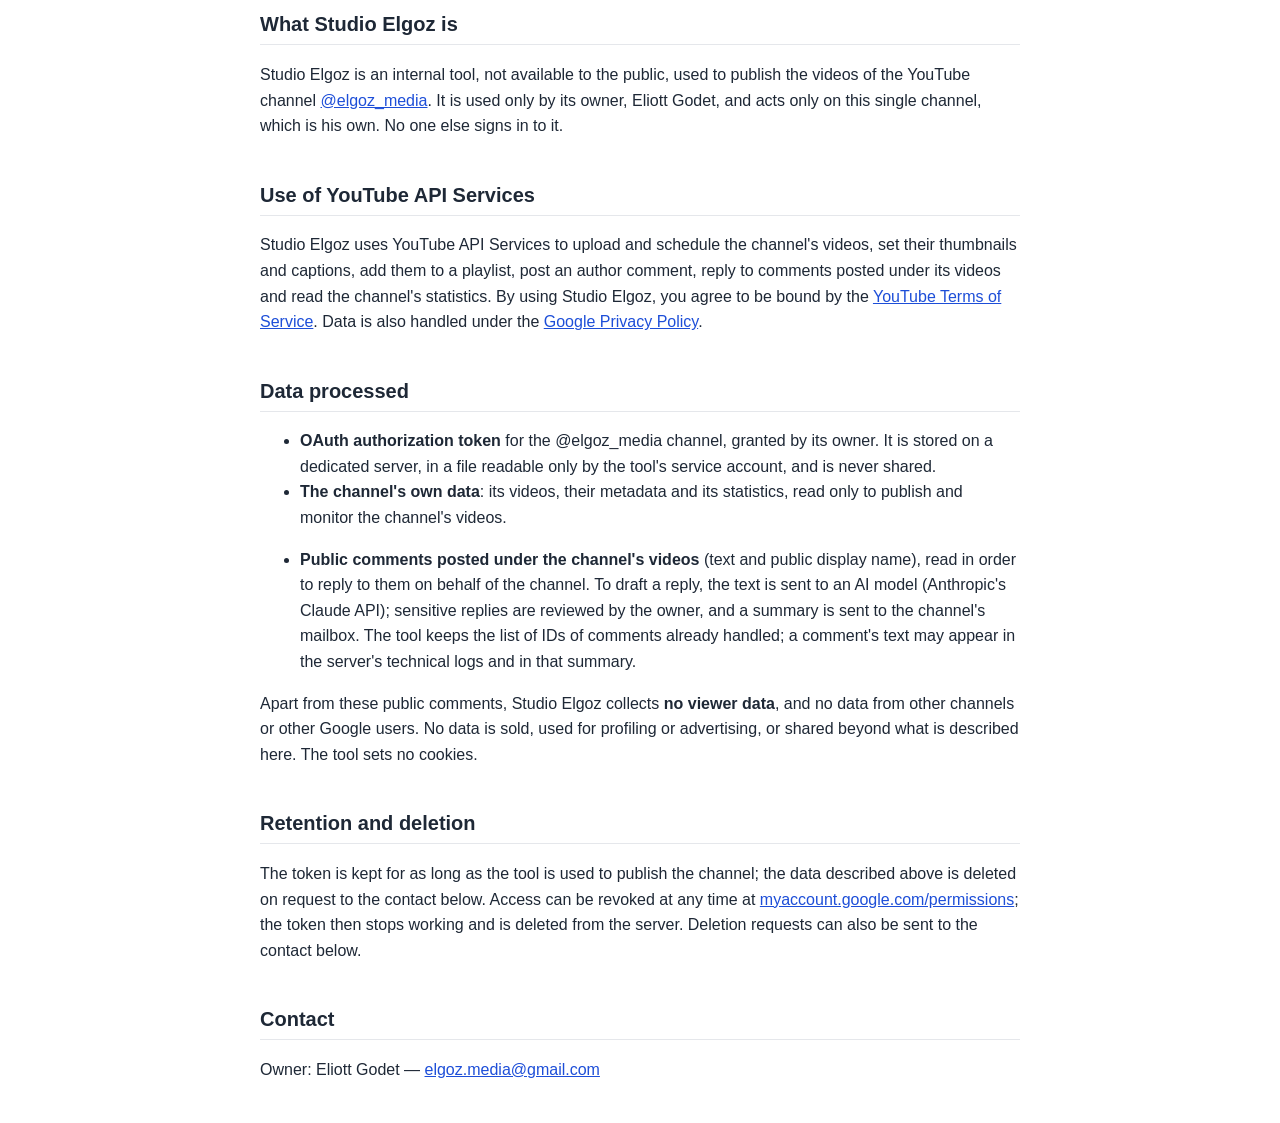
<file: privacy.html>
<!doctype html>
<html lang="fr"><head><meta charset="utf-8"><meta name="viewport" content="width=device-width,initial-scale=1">
<title>Règles de confidentialité / Privacy Policy — Studio Elgoz</title><link rel="stylesheet" href="style.css"></head>
<body>
<nav><a href="./">Studio Elgoz</a><a href="terms.html">Conditions d'utilisation / Terms of Service</a><a href="#en">English</a></nav>

<h1>Règles de confidentialité — Studio Elgoz</h1>
<p class="date">Dernière mise à jour : 8 novembre 2026</p>

<h2>Ce qu'est Studio Elgoz</h2>
<p>Studio Elgoz est un outil interne, non accessible au public, qui sert à publier les vidéos de la chaîne YouTube
<a href="https://www.youtube.com/@elgoz_media">@elgoz_media</a>. Il n'est utilisé que par son responsable, Eliott Godet,
et n'agit que sur cette seule chaîne, qui est la sienne. Aucune autre personne ne s'y connecte.</p>

<h2>Utilisation des services d'API YouTube</h2>
<p>Studio Elgoz utilise les services d'API YouTube (YouTube API Services) pour envoyer et programmer les vidéos de la chaîne,
poser leur miniature, leurs sous-titres, les ajouter à une playlist, publier un commentaire de l'auteur, répondre aux commentaires publiés sous ses vidéos et lire les
statistiques de la chaîne. En utilisant Studio Elgoz, vous acceptez les
<a href="https://www.youtube.com/t/terms">Conditions d'utilisation de YouTube</a>. Les données sont aussi traitées selon les
<a href="https://policies.google.com/privacy">Règles de confidentialité de Google</a>.</p>

<h2>Données traitées</h2>
<ul>
<li><strong>Jeton d'autorisation OAuth</strong> de la chaîne @elgoz_media, accordé par son propriétaire. Il est stocké sur un
serveur dédié, dans un fichier lisible par le seul compte de service de l'outil, et n'est jamais partagé.</li>
<li><strong>Données de la chaîne elle-même</strong> : ses vidéos, leurs métadonnées et ses statistiques, lues uniquement pour
publier et suivre les vidéos de la chaîne.</li>
</ul>
<ul>
<li><strong>Commentaires publics publiés sous les vidéos de la chaîne</strong> (texte et nom d'affichage public), lus pour y
répondre au nom de la chaîne. Pour proposer une réponse, ce texte est transmis à un modèle d'IA (API Claude d'Anthropic) ; les
réponses sensibles sont relues par le responsable, et un récapitulatif est envoyé à la boîte de la chaîne. L'outil garde la liste
des identifiants des commentaires déjà traités ; le texte d'un commentaire peut figurer dans les journaux techniques du serveur et
dans ce récapitulatif.</li>
</ul>
<p>En dehors de ces commentaires publics, Studio Elgoz ne collecte <strong>aucune donnée de spectateurs</strong>, ni donnée
d'autres chaînes ou d'autres utilisateurs de Google. Aucune donnée n'est vendue, utilisée pour du profilage ou à des fins
publicitaires, ni partagée au-delà de ce qui est décrit ici. Aucun cookie n'est déposé par l'outil.</p>

<h2>Conservation et suppression</h2>
<p>Le jeton est conservé tant que l'outil sert à publier la chaîne ; les données décrites ci-dessus sont supprimées sur simple demande au contact ci-dessous. L'accès peut être révoqué à tout moment depuis
<a href="https://myaccount.google.com/permissions">myaccount.google.com/permissions</a> ; le jeton cesse alors de fonctionner et
il est supprimé du serveur. Toute demande de suppression peut aussi être adressée au contact ci-dessous.</p>

<h2>Contact</h2>
<p>Responsable : Eliott Godet — <a href="mailto:elgoz.media@gmail.com">elgoz.media@gmail.com</a></p>

<hr id="en">

<h1>Privacy Policy — Studio Elgoz</h1>
<p class="date">Last updated: November 8, 2026</p>

<h2>What Studio Elgoz is</h2>
<p>Studio Elgoz is an internal tool, not available to the public, used to publish the videos of the YouTube channel
<a href="https://www.youtube.com/@elgoz_media">@elgoz_media</a>. It is used only by its owner, Eliott Godet, and acts only on
this single channel, which is his own. No one else signs in to it.</p>

<h2>Use of YouTube API Services</h2>
<p>Studio Elgoz uses YouTube API Services to upload and schedule the channel's videos, set their thumbnails and captions,
add them to a playlist, post an author comment, reply to comments posted under its videos and read the channel's statistics. By using Studio Elgoz, you agree to be
bound by the <a href="https://www.youtube.com/t/terms">YouTube Terms of Service</a>. Data is also handled under the
<a href="https://policies.google.com/privacy">Google Privacy Policy</a>.</p>

<h2>Data processed</h2>
<ul>
<li><strong>OAuth authorization token</strong> for the @elgoz_media channel, granted by its owner. It is stored on a dedicated
server, in a file readable only by the tool's service account, and is never shared.</li>
<li><strong>The channel's own data</strong>: its videos, their metadata and its statistics, read only to publish and monitor the
channel's videos.</li>
</ul>
<ul>
<li><strong>Public comments posted under the channel's videos</strong> (text and public display name), read in order to reply
to them on behalf of the channel. To draft a reply, the text is sent to an AI model (Anthropic's Claude API); sensitive replies
are reviewed by the owner, and a summary is sent to the channel's mailbox. The tool keeps the list of IDs of comments already
handled; a comment's text may appear in the server's technical logs and in that summary.</li>
</ul>
<p>Apart from these public comments, Studio Elgoz collects <strong>no viewer data</strong>, and no data from other channels or
other Google users. No data is sold, used for profiling or advertising, or shared beyond what is described here. The tool sets
no cookies.</p>

<h2>Retention and deletion</h2>
<p>The token is kept for as long as the tool is used to publish the channel; the data described above is deleted on request to the contact below. Access can be revoked at any time at
<a href="https://myaccount.google.com/permissions">myaccount.google.com/permissions</a>; the token then stops working and is
deleted from the server. Deletion requests can also be sent to the contact below.</p>

<h2>Contact</h2>
<p>Owner: Eliott Godet — <a href="mailto:elgoz.media@gmail.com">elgoz.media@gmail.com</a></p>
</body></html>
</file>
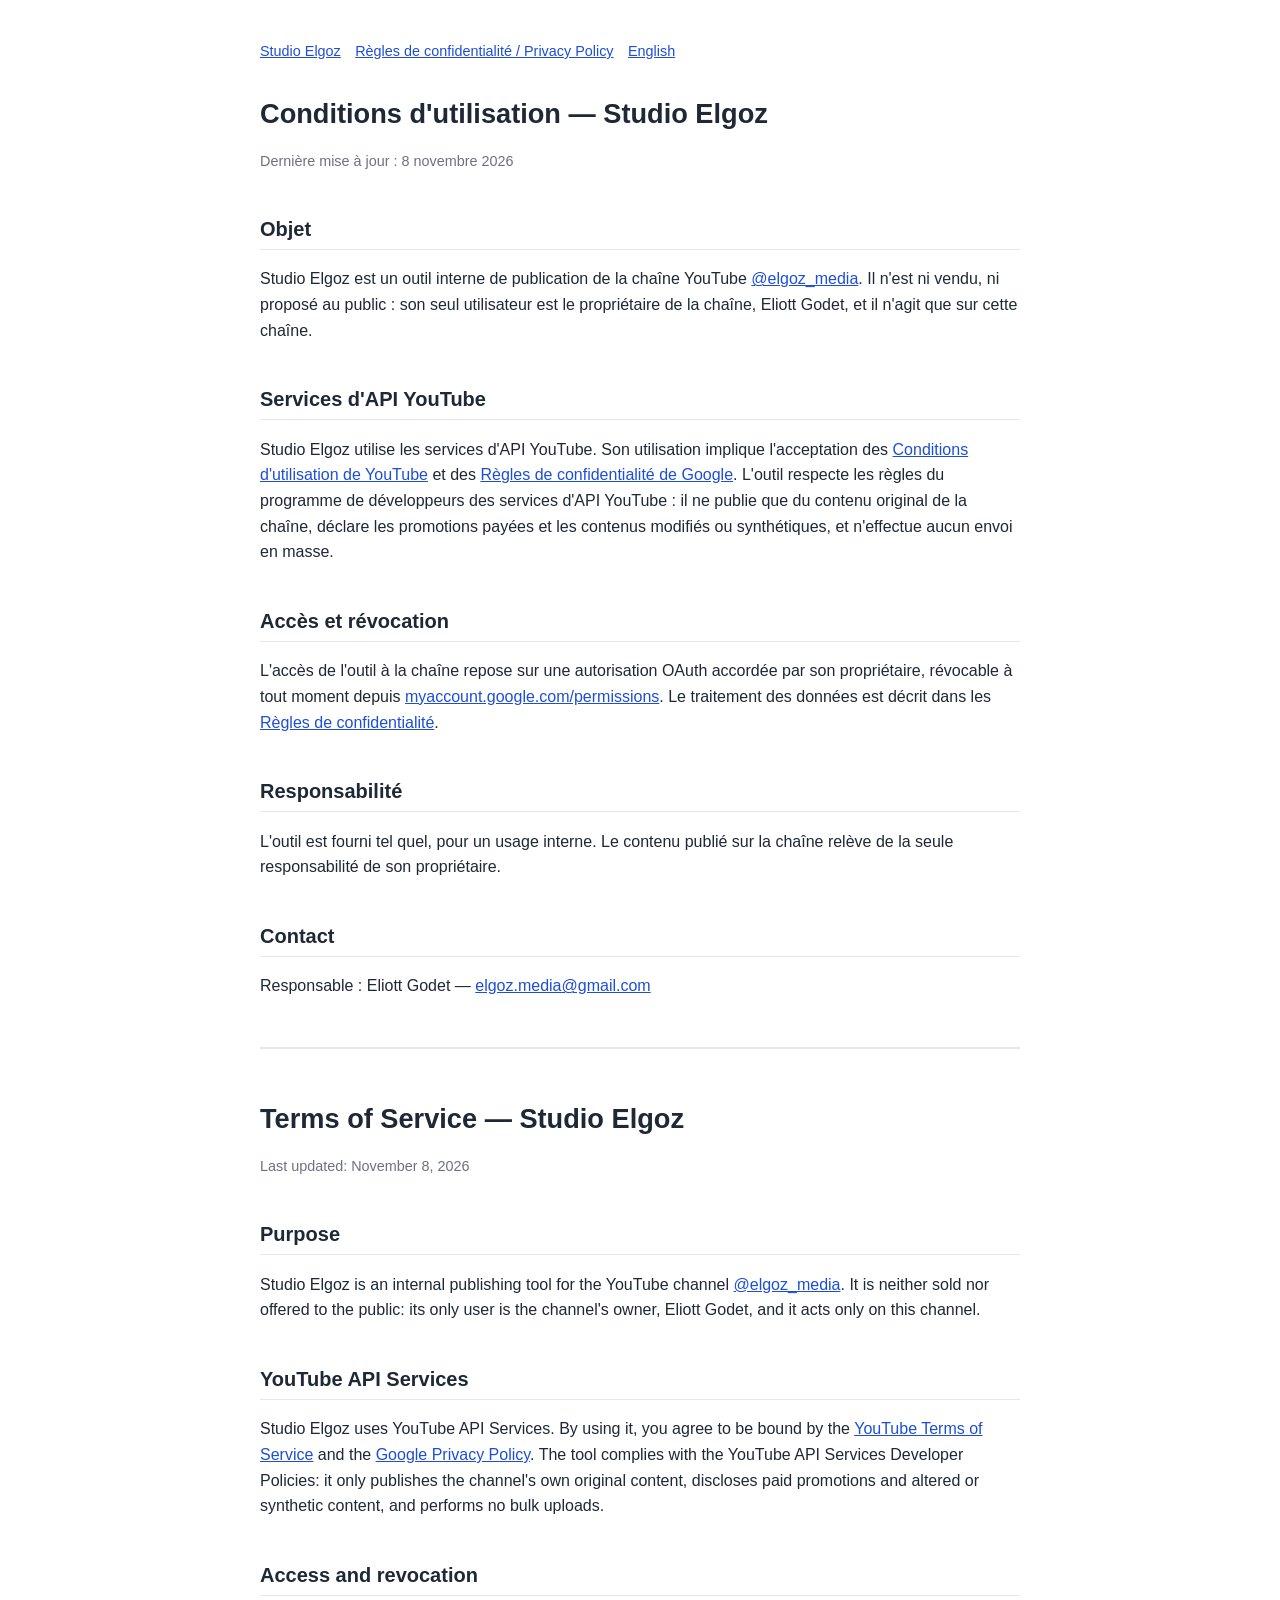
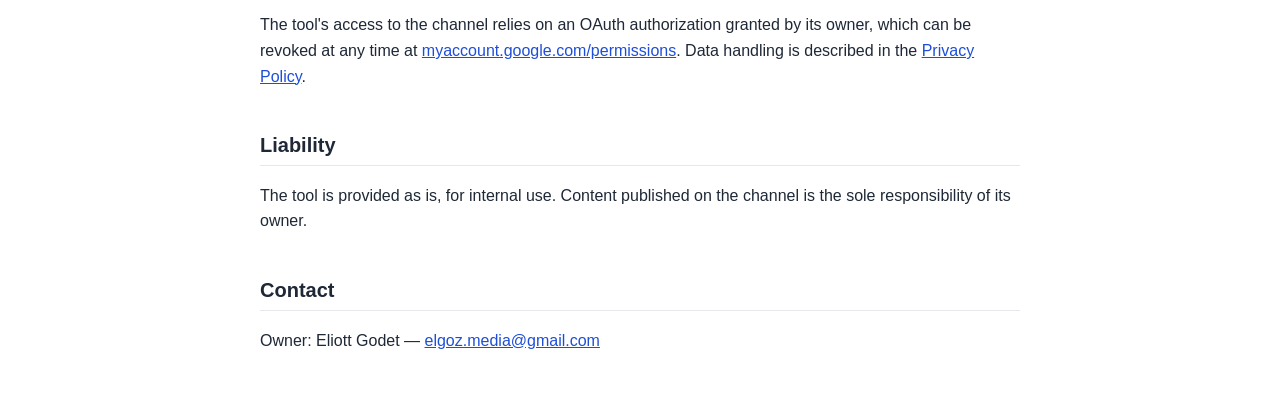
<file: terms.html>
<!doctype html>
<html lang="fr"><head><meta charset="utf-8"><meta name="viewport" content="width=device-width,initial-scale=1">
<title>Conditions d'utilisation / Terms of Service — Studio Elgoz</title><link rel="stylesheet" href="style.css"></head>
<body>
<nav><a href="./">Studio Elgoz</a><a href="privacy.html">Règles de confidentialité / Privacy Policy</a><a href="#en">English</a></nav>

<h1>Conditions d'utilisation — Studio Elgoz</h1>
<p class="date">Dernière mise à jour : 8 novembre 2026</p>

<h2>Objet</h2>
<p>Studio Elgoz est un outil interne de publication de la chaîne YouTube
<a href="https://www.youtube.com/@elgoz_media">@elgoz_media</a>. Il n'est ni vendu, ni proposé au public : son seul utilisateur
est le propriétaire de la chaîne, Eliott Godet, et il n'agit que sur cette chaîne.</p>

<h2>Services d'API YouTube</h2>
<p>Studio Elgoz utilise les services d'API YouTube. Son utilisation implique l'acceptation des
<a href="https://www.youtube.com/t/terms">Conditions d'utilisation de YouTube</a> et des
<a href="https://policies.google.com/privacy">Règles de confidentialité de Google</a>. L'outil respecte les règles du
programme de développeurs des services d'API YouTube : il ne publie que du contenu original de la chaîne, déclare les
promotions payées et les contenus modifiés ou synthétiques, et n'effectue aucun envoi en masse.</p>

<h2>Accès et révocation</h2>
<p>L'accès de l'outil à la chaîne repose sur une autorisation OAuth accordée par son propriétaire, révocable à tout moment
depuis <a href="https://myaccount.google.com/permissions">myaccount.google.com/permissions</a>. Le traitement des données est
décrit dans les <a href="privacy.html">Règles de confidentialité</a>.</p>

<h2>Responsabilité</h2>
<p>L'outil est fourni tel quel, pour un usage interne. Le contenu publié sur la chaîne relève de la seule responsabilité de
son propriétaire.</p>

<h2>Contact</h2>
<p>Responsable : Eliott Godet — <a href="mailto:elgoz.media@gmail.com">elgoz.media@gmail.com</a></p>

<hr id="en">

<h1>Terms of Service — Studio Elgoz</h1>
<p class="date">Last updated: November 8, 2026</p>

<h2>Purpose</h2>
<p>Studio Elgoz is an internal publishing tool for the YouTube channel
<a href="https://www.youtube.com/@elgoz_media">@elgoz_media</a>. It is neither sold nor offered to the public: its only user is
the channel's owner, Eliott Godet, and it acts only on this channel.</p>

<h2>YouTube API Services</h2>
<p>Studio Elgoz uses YouTube API Services. By using it, you agree to be bound by the
<a href="https://www.youtube.com/t/terms">YouTube Terms of Service</a> and the
<a href="https://policies.google.com/privacy">Google Privacy Policy</a>. The tool complies with the YouTube API Services
Developer Policies: it only publishes the channel's own original content, discloses paid promotions and altered or
synthetic content, and performs no bulk uploads.</p>

<h2>Access and revocation</h2>
<p>The tool's access to the channel relies on an OAuth authorization granted by its owner, which can be revoked at any time
at <a href="https://myaccount.google.com/permissions">myaccount.google.com/permissions</a>. Data handling is described in the
<a href="privacy.html">Privacy Policy</a>.</p>

<h2>Liability</h2>
<p>The tool is provided as is, for internal use. Content published on the channel is the sole responsibility of its owner.</p>

<h2>Contact</h2>
<p>Owner: Eliott Godet — <a href="mailto:elgoz.media@gmail.com">elgoz.media@gmail.com</a></p>
</body></html>
</file>
<file: style.css>
body{font-family:-apple-system,BlinkMacSystemFont,"Segoe UI",Roboto,Helvetica,Arial,sans-serif;max-width:760px;margin:40px auto;padding:0 20px;line-height:1.6;color:#1e2836;background:#fff}
h1{font-size:1.7em;margin-bottom:.2em}h2{font-size:1.25em;margin-top:2em;border-bottom:1px solid #e5e7eb;padding-bottom:.2em}
.date{color:#6b7280;font-size:.9em}a{color:#1d4ed8}hr{border:0;border-top:2px solid #e5e7eb;margin:3em 0}
nav{font-size:.9em;margin-bottom:2em}nav a{margin-right:1em}
</file>
